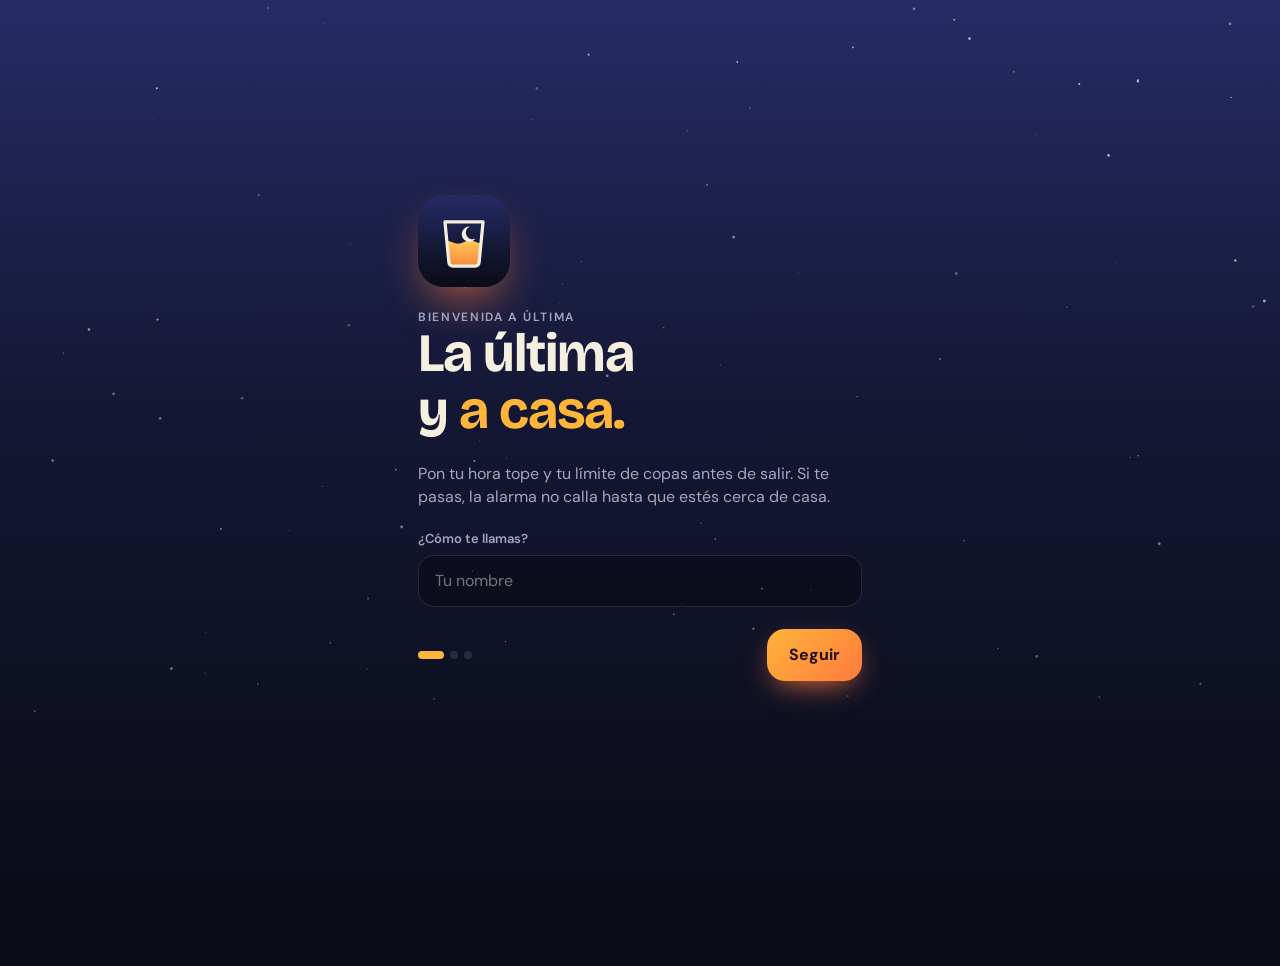
<file: ultima/index.html>
<!doctype html>
<html lang="es">
<head>
<meta charset="utf-8">
<meta name="viewport" content="width=device-width, initial-scale=1, viewport-fit=cover">
<title>Última — la última y a casa</title>
<meta name="description" content="Controla lo que bebes, ponte una hora tope y llega a casa. La alarma no calla hasta que estés cerca.">
<meta name="theme-color" content="#0A0C18">
<meta name="apple-mobile-web-app-capable" content="yes">
<meta name="apple-mobile-web-app-status-bar-style" content="black-translucent">
<link rel="manifest" href="manifest.webmanifest">
<link rel="icon" href="icons/icon.svg" type="image/svg+xml">
<link rel="apple-touch-icon" href="icons/icon-192.png">
<link rel="preconnect" href="https://fonts.googleapis.com">
<link rel="preconnect" href="https://fonts.gstatic.com" crossorigin>
<link href="https://fonts.googleapis.com/css2?family=Bricolage+Grotesque:opsz,wght@12..96,400..800&family=DM+Sans:opsz,wght@9..40,400..700&display=swap" rel="stylesheet">
<link rel="stylesheet" href="styles.css">
</head>
<body>
<div id="sky" aria-hidden="true"><canvas id="stars"></canvas><div class="horizon"></div></div>
<div id="banner" hidden></div>
<main id="app" aria-live="polite"></main>
<nav id="tabs" hidden aria-label="Secciones"></nav>
<div id="sheet-root"></div>
<div id="alarm" hidden role="alertdialog" aria-label="Alarma"></div>
<div id="toast" role="status"></div>
<canvas id="confetti" aria-hidden="true"></canvas>
<script src="app.js"></script>
</body>
</html>
</file>
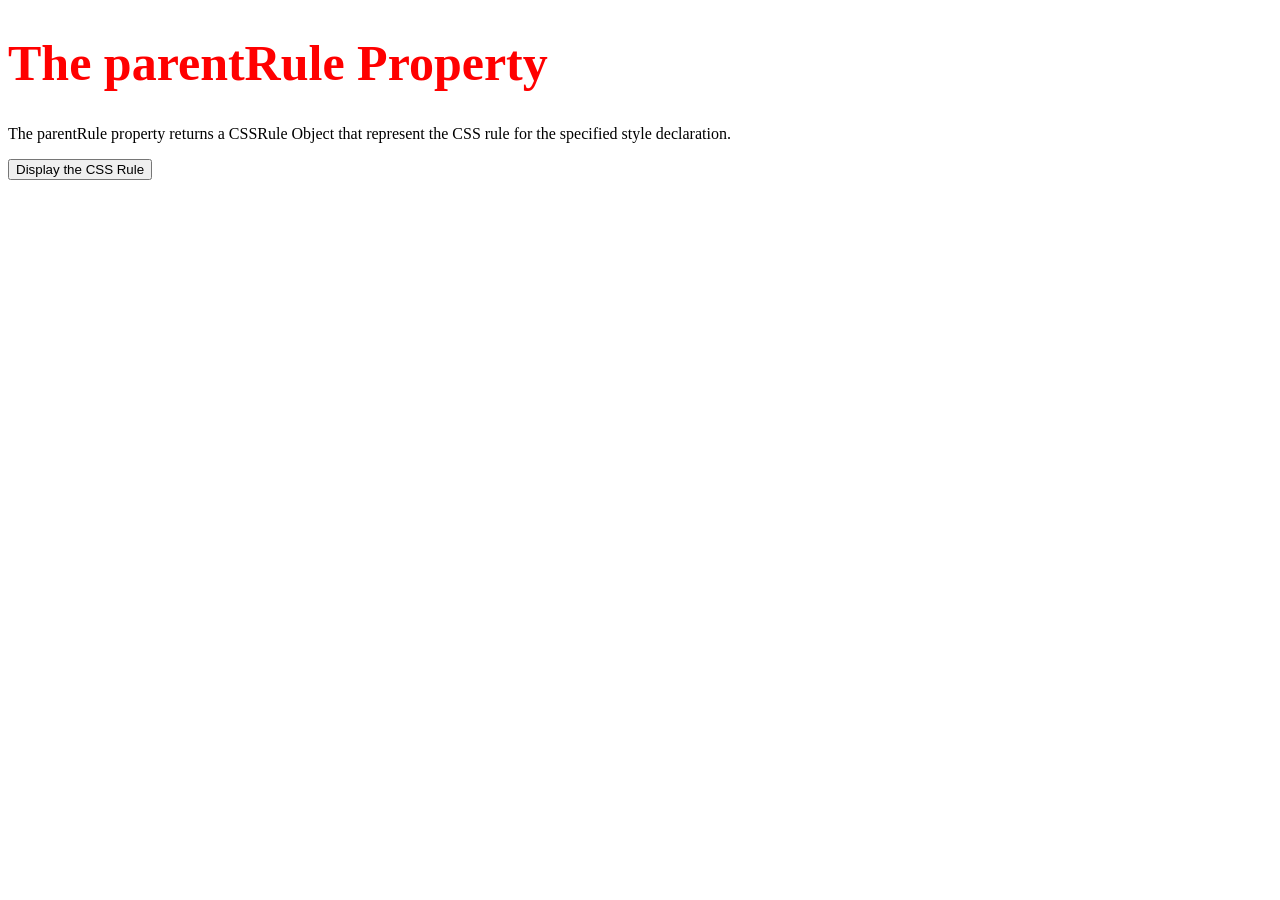
<file: parentrules_HtmlCSS-JavaScript_AlphaTESTs1.html>
<!DOCTYPE html>
<html>
<head>
<style>
h1 {
  color: red;
  font-size: 50px;
}

h2 {
  color: blue;
  font-size: 100px;
}
</style>

<script>
function myFunction() {
  var s = document.styleSheets[0].rules[1].style;
  var ruleObj = s.parentRule;
  document.getElementById("demo").innerHTML = ruleObj.cssText;
  console.log(s)
}
</script> 
</head>
<body>

<h1>The parentRule Property</h1>

<p>The parentRule property returns a CSSRule Object that represent the CSS rule for the specified style declaration.</p>

<button onclick="myFunction()">Display the CSS Rule</button>

<p id="demo"></p>

</body>
</html>
</file>
<file: ultima/styles.css>
/* Última — la última y a casa */
:root {
  --ink: #0A0C18;
  --night: #141733;
  --dusk: #262B66;
  --wine: #4A1436;
  --cream: #F5EFE0;
  --mute: #A3A6C2;
  --amber: #FFB43A;
  --amber2: #FF7A3D;
  --mint: #57E3B0;
  --alarm: #FF3B52;
  --card: rgba(255, 255, 255, .055);
  --card2: rgba(255, 255, 255, .09);
  --line: rgba(255, 255, 255, .11);
  --display: "Bricolage Grotesque", "Avenir Next", "Segoe UI", system-ui, sans-serif;
  --body: "DM Sans", "Segoe UI", system-ui, -apple-system, sans-serif;
  --spring: cubic-bezier(.2, 1.3, .35, 1);
  --ease: cubic-bezier(.22, .8, .25, 1);
  --phase: 0;
  --safe-b: env(safe-area-inset-bottom, 0px);
  --safe-t: env(safe-area-inset-top, 0px);
}
* { box-sizing: border-box; margin: 0; -webkit-tap-highlight-color: transparent; }
html, body { height: 100%; }
body {
  background: var(--ink); color: var(--cream);
  font: 400 16px/1.45 var(--body);
  overflow-x: hidden; overscroll-behavior-y: none;
  -webkit-font-smoothing: antialiased;
}
button, input, select { font: inherit; color: inherit; }
button { cursor: pointer; border: 0; background: none; }
:focus-visible { outline: 2px solid var(--amber); outline-offset: 3px; border-radius: 8px; }
[hidden] { display: none !important; }

/* ---------- cielo ---------- */
#sky {
  position: fixed; inset: 0; z-index: 0; overflow: hidden;
  background: linear-gradient(180deg,
    color-mix(in oklab, var(--dusk) calc((1 - var(--phase)) * 100%), var(--wine)) 0%,
    var(--night) 46%, var(--ink) 100%);
  transition: background 1.2s linear;
}
#stars { position: absolute; inset: 0; width: 100%; height: 100%; }
.horizon {
  position: absolute; left: 50%; bottom: -34vh; width: 150vw; height: 60vh; transform: translateX(-50%);
  background: radial-gradient(closest-side, color-mix(in oklab, var(--amber2) calc(var(--phase) * 34%), transparent), transparent);
  opacity: .8; pointer-events: none;
}
body.alarming #sky { background: linear-gradient(180deg, #5C0A1C, #24060F 55%, var(--ink)); }

/* ---------- estructura ---------- */
#app {
  position: relative; z-index: 1; width: min(100%, 480px); margin: 0 auto;
  padding: calc(18px + var(--safe-t)) 18px calc(108px + var(--safe-b));
  min-height: 100%;
}
#app.enter > * { animation: rise .55s var(--ease) both; }
#app.enter > *:nth-child(2) { animation-delay: .05s; }
#app.enter > *:nth-child(3) { animation-delay: .1s; }
#app.enter > *:nth-child(4) { animation-delay: .15s; }
#app.enter > *:nth-child(5) { animation-delay: .2s; }
#app.enter > *:nth-child(n+6) { animation-delay: .25s; }
@keyframes rise { from { opacity: 0; transform: translateY(18px) scale(.985); } }

h1, h2, h3, .display { font-family: var(--display); font-weight: 700; letter-spacing: -.02em; line-height: 1.05; text-wrap: balance; }
.eyebrow { font-size: 12px; letter-spacing: .14em; text-transform: uppercase; color: var(--mute); font-weight: 600; }
.mute { color: var(--mute); }
.small { font-size: 13.5px; }
.num { font-variant-numeric: tabular-nums; }

.top { display: flex; align-items: center; justify-content: space-between; margin-bottom: 18px; }
.brand { display: flex; align-items: center; gap: 10px; font: 800 24px/1 var(--display); letter-spacing: -.04em; }
.brand svg { width: 30px; height: 30px; border-radius: 9px; }
.brand i { color: var(--amber); font-style: normal; }

.card {
  background: var(--card); border: 1px solid var(--line); border-radius: 24px; padding: 18px;
  backdrop-filter: blur(14px); -webkit-backdrop-filter: blur(14px);
}
.card + .card, .card + .grid2, .grid2 + .card, section + section { margin-top: 14px; }
.grid2 > .card { margin-top: 0; }
.grid2 { display: grid; grid-template-columns: 1fr 1fr; gap: 12px; }
.tile { padding: 14px 16px; border-radius: 20px; }
.tile b { display: block; font: 700 28px/1.1 var(--display); letter-spacing: -.02em; font-variant-numeric: tabular-nums; }
.tile span { font-size: 12.5px; color: var(--mute); }
.tile.ok b { color: var(--mint); }
.tile.warn b { color: var(--amber); }

.btn {
  display: inline-flex; align-items: center; justify-content: center; gap: 8px;
  min-height: 52px; padding: 0 22px; border-radius: 18px; font-weight: 700; font-size: 16px;
  background: var(--card2); border: 1px solid var(--line);
  transition: transform .18s var(--spring), background .2s, filter .2s;
}
a.btn { text-decoration: none; }
.btn:active { transform: scale(.96); }
.btn.primary { background: linear-gradient(135deg, var(--amber), var(--amber2)); color: #23100A; border: 0; box-shadow: 0 10px 30px -10px var(--amber2); }
.btn.mint { background: var(--mint); color: #062A1E; border: 0; }
.btn.ghost { background: transparent; }
.btn.block { width: 100%; }
.btn.sm { min-height: 40px; padding: 0 14px; font-size: 14px; border-radius: 13px; }
.btn svg { width: 20px; height: 20px; }
.row { display: flex; gap: 10px; align-items: center; }
.row.wrap { flex-wrap: wrap; }
.grow { flex: 1; min-width: 0; }
.stack > * + * { margin-top: 12px; }

/* ---------- pestañas ---------- */
#tabs {
  position: fixed; z-index: 5; left: 50%; bottom: calc(14px + var(--safe-b)); transform: translateX(-50%);
  display: flex; gap: 4px; padding: 6px; border-radius: 26px;
  background: rgba(20, 23, 51, .78); border: 1px solid var(--line);
  backdrop-filter: blur(20px); -webkit-backdrop-filter: blur(20px);
  box-shadow: 0 18px 40px -14px #000;
}
#tabs button {
  display: flex; align-items: center; gap: 8px; height: 48px; padding: 0 16px; border-radius: 20px;
  color: var(--mute); font-weight: 600; font-size: 14px; transition: background .3s, color .3s;
}
#tabs button svg { width: 22px; height: 22px; }
#tabs button span { max-width: 0; overflow: hidden; white-space: nowrap; transition: max-width .4s var(--ease); }
#tabs button.on { background: var(--cream); color: var(--ink); }
#tabs button.on span { max-width: 90px; }

/* ---------- inicio (sin noche) ---------- */
.hero-idle { text-align: center; padding: 26px 20px 22px; overflow: hidden; position: relative; }
.hero-idle h1 { font-size: clamp(34px, 10vw, 44px); margin: 14px 0 8px; }
.hero-idle p { color: var(--mute); max-width: 30ch; margin: 0 auto 20px; }
.moonglass { width: 150px; height: 150px; margin: 0 auto; animation: float 6s ease-in-out infinite; }
@keyframes float { 50% { transform: translateY(-8px) rotate(-2deg); } }
.steps { counter-reset: s; display: grid; gap: 14px; padding: 0; }
.steps li { list-style: none; display: grid; grid-template-columns: 34px 1fr; gap: 12px; align-items: start; font-size: 14.5px; }
.steps li::before {
  counter-increment: s; content: counter(s); width: 34px; height: 34px; border-radius: 12px;
  display: grid; place-items: center; font: 700 16px var(--display); background: var(--card2); color: var(--amber);
}
.steps b { display: block; }
.notice { display: flex; gap: 12px; align-items: center; border-color: color-mix(in oklab, var(--amber) 50%, transparent); }
.notice svg { width: 26px; height: 26px; color: var(--amber); flex: none; }

/* ---------- noche activa ---------- */
.hero { position: relative; width: min(300px, 78vw); aspect-ratio: 1; margin: 6px auto 0; }
.hero svg { width: 100%; height: 100%; overflow: visible; display: block; }
.ring-track { fill: none; stroke: rgba(255, 255, 255, .08); stroke-width: 6; }
.ring-prog { fill: none; stroke: url(#rg); stroke-width: 6; stroke-linecap: round; transition: stroke-dashoffset 1s linear; }
#moon { transition: transform 1s linear; transform-origin: 150px 150px; }
#moon circle { fill: var(--cream); filter: drop-shadow(0 0 10px rgba(245, 239, 224, .9)); }
#liquid { transition: transform 1.1s var(--spring); }
.wave { animation: wave 3.2s linear infinite; }
.wave.b { animation-duration: 5s; animation-direction: reverse; opacity: .5; }
@keyframes wave { to { transform: translateX(60px); } }
.bub { fill: rgba(255, 255, 255, .5); animation: bub 3s ease-in infinite; }
.bub:nth-child(2) { animation-delay: 1s; } .bub:nth-child(3) { animation-delay: 1.9s; }
@keyframes bub { from { transform: translateY(0); opacity: 0; } 20% { opacity: .8; } to { transform: translateY(-60px); opacity: 0; } }
.glass-line { fill: none; stroke: var(--cream); stroke-width: 3.5; stroke-linejoin: round; }
.hero.plop .glassg { animation: plop .6s var(--spring); transform-origin: 150px 200px; }
@keyframes plop { 30% { transform: scale(1.08, .94); } 60% { transform: scale(.97, 1.04); } }
.hero.full .glass-line { stroke: var(--amber); filter: drop-shadow(0 0 8px var(--amber)); }
.hero.over .glass-line { stroke: var(--alarm); filter: drop-shadow(0 0 10px var(--alarm)); }
.count { position: absolute; left: 0; right: 0; bottom: 17%; text-align: center; font: 700 15px var(--display); color: var(--mute); }
.count b { color: var(--cream); font-size: 26px; }
.cd { text-align: center; margin-top: 10px; }
.cd .big { font: 800 clamp(52px, 17vw, 72px)/1 var(--display); letter-spacing: -.04em; font-variant-numeric: tabular-nums; }
.cd.soon .big { color: var(--amber); }
.cd.late .big { color: var(--alarm); }
.cd .sub { color: var(--mute); margin-top: 6px; font-size: 14.5px; }
.cd .sub b { color: var(--cream); }

.chips { display: flex; gap: 8px; overflow-x: auto; margin: 16px -18px 0; padding: 0 18px 2px; scrollbar-width: none; }
.chips::-webkit-scrollbar { display: none; }
.chip {
  flex: none; padding: 9px 13px; border-radius: 16px; background: var(--card); border: 1px solid var(--line);
  font-size: 12px; color: var(--mute); line-height: 1.25;
}
.chip b { display: block; color: var(--cream); font: 700 16px var(--display); font-variant-numeric: tabular-nums; }

.sec-h { display: flex; justify-content: space-between; align-items: baseline; margin: 24px 2px 10px; }
.sec-h h2 { font-size: 20px; }
.drinks { display: grid; grid-template-columns: repeat(5, 1fr); gap: 8px; }
.drink {
  display: flex; flex-direction: column; align-items: center; gap: 5px; padding: 12px 2px 9px; border-radius: 18px;
  background: var(--card); border: 1px solid var(--line); font-size: 11.5px; font-weight: 600; color: var(--mute);
  transition: transform .2s var(--spring), background .2s, color .2s;
}
.drink svg { width: 28px; height: 28px; color: var(--amber); }
.drink.zero svg { color: var(--mint); }
.drink:active { transform: scale(.88); background: var(--card2); color: var(--cream); }

.tl { display: grid; gap: 8px; }
.tl-i {
  display: grid; grid-template-columns: 36px 1fr auto auto; gap: 10px; align-items: center;
  padding: 10px 12px; border-radius: 16px; background: var(--card); border: 1px solid var(--line);
  animation: rise .4s var(--ease) both;
}
.tl-i .ic { width: 36px; height: 36px; border-radius: 12px; display: grid; place-items: center; background: var(--card2); }
.tl-i .ic svg { width: 20px; height: 20px; color: var(--amber); }
.tl-i.zero .ic svg { color: var(--mint); }
.tl-i .x { width: 32px; height: 32px; border-radius: 10px; color: var(--mute); font-size: 20px; line-height: 1; }
.tl-i time { color: var(--mute); font-size: 13px; font-variant-numeric: tabular-nums; }
.empty { text-align: center; color: var(--mute); padding: 18px; border: 1px dashed var(--line); border-radius: 18px; font-size: 14.5px; }

/* ---------- hojas ---------- */
#sheet-root { position: fixed; inset: 0; z-index: 20; pointer-events: none; }
.backdrop { position: absolute; inset: 0; background: rgba(5, 6, 14, .6); opacity: 0; transition: opacity .35s; backdrop-filter: blur(4px); -webkit-backdrop-filter: blur(4px); }
.sheet {
  position: absolute; left: 50%; bottom: 0; width: min(100%, 480px); max-height: 92vh; overflow-y: auto;
  transform: translate(-50%, 105%); transition: transform .5s var(--ease);
  background: #171A38; border: 1px solid var(--line); border-bottom: 0; border-radius: 30px 30px 0 0;
  padding: 12px 20px calc(24px + var(--safe-b));
}
.sheet::before { content: ""; display: block; width: 44px; height: 5px; border-radius: 3px; background: var(--line); margin: 0 auto 18px; }
#sheet-root.open { pointer-events: auto; }
#sheet-root.open .backdrop { opacity: 1; }
#sheet-root.open .sheet { transform: translate(-50%, 0); }
.sheet h2 { font-size: 28px; margin-bottom: 6px; }
.sheet .lead { color: var(--mute); margin-bottom: 18px; }

.field { display: block; }
.field > span { display: block; font-size: 13px; color: var(--mute); margin-bottom: 6px; font-weight: 600; }
.input, select.input {
  width: 100%; min-height: 52px; padding: 0 16px; border-radius: 16px; background: rgba(0, 0, 0, .28);
  border: 1px solid var(--line); outline: none; transition: border-color .2s; appearance: none; color-scheme: dark;
}
.input:focus { border-color: var(--amber); }
input[type=time].input { font: 700 30px var(--display); text-align: center; min-height: 68px; font-variant-numeric: tabular-nums; }
input[type=range] { width: 100%; accent-color: var(--amber); }
.stepper { display: flex; align-items: center; justify-content: space-between; background: rgba(0, 0, 0, .28); border: 1px solid var(--line); border-radius: 16px; padding: 8px; }
.stepper button { width: 52px; height: 52px; border-radius: 13px; background: var(--card2); font: 700 26px var(--display); transition: transform .15s var(--spring); }
.stepper button:active { transform: scale(.88); }
.stepper output { font: 800 34px var(--display); font-variant-numeric: tabular-nums; }
.stepper output small { font: 500 14px var(--body); color: var(--mute); margin-left: 6px; }
.seg { display: flex; gap: 6px; flex-wrap: wrap; }
.seg button { flex: 1; min-height: 44px; padding: 0 12px; border-radius: 13px; background: rgba(0, 0, 0, .28); border: 1px solid var(--line); font-weight: 600; font-size: 14px; color: var(--mute); white-space: nowrap; transition: all .2s; }
.seg button.on { background: var(--cream); color: var(--ink); border-color: var(--cream); }

/* botón de mantener */
.hold { position: relative; overflow: hidden; width: 100%; min-height: 60px; border-radius: 20px; font-weight: 700; font-size: 16.5px;
  background: var(--card2); border: 1px solid var(--line); user-select: none; -webkit-user-select: none; touch-action: none; }
.hold .fill { position: absolute; inset: 0; transform: scaleX(0); transform-origin: left; background: linear-gradient(90deg, var(--amber), var(--amber2)); transition: transform .25s; }
.hold.holding .fill { transform: scaleX(1); transition: transform var(--ms, 1200ms) linear; }
.hold > span:last-child { position: relative; }
.hold.holding > span:last-child { color: #23100A; transition: color .3s; }
.hold.danger .fill { background: var(--cream); }
#alarm .hold.holding > span:last-child { color: #5C0A1C; }
.hold.mintf .fill { background: var(--mint); }

/* ---------- bienvenida ---------- */
.ob { min-height: calc(100vh - 60px); display: flex; flex-direction: column; justify-content: center; gap: 22px; padding-bottom: 0; }
.ob h1 { font-size: clamp(40px, 12vw, 54px); }
.ob h1 em { font-style: normal; color: var(--amber); }
.ob .logo { width: 92px; height: 92px; border-radius: 26px; box-shadow: 0 20px 50px -18px var(--amber2); animation: float 6s ease-in-out infinite; }
.dots { display: flex; gap: 6px; }
.dots i { width: 8px; height: 8px; border-radius: 4px; background: var(--line); transition: all .4s var(--ease); }
.dots i.on { width: 26px; background: var(--amber); }
.results { display: grid; gap: 6px; }
.results button { text-align: left; padding: 12px 14px; border-radius: 14px; background: var(--card); border: 1px solid var(--line); font-size: 14px; }
.homeok { display: flex; gap: 10px; align-items: center; padding: 12px 14px; border-radius: 16px; background: color-mix(in oklab, var(--mint) 14%, transparent); border: 1px solid color-mix(in oklab, var(--mint) 45%, transparent); font-size: 14.5px; }
.homeok svg { width: 22px; height: 22px; color: var(--mint); flex: none; }

/* ---------- historial ---------- */
.badges { display: flex; gap: 10px; overflow-x: auto; margin: 0 -18px; padding: 2px 18px; scrollbar-width: none; }
.badge { flex: none; width: 104px; padding: 14px 8px 12px; text-align: center; border-radius: 20px; background: var(--card); border: 1px solid var(--line); font-size: 12px; color: var(--mute); opacity: .45; }
.badge b { display: block; color: var(--cream); font: 700 13.5px var(--display); margin: 8px 0 2px; }
.badge .med { width: 46px; height: 46px; margin: 0 auto; border-radius: 50%; display: grid; place-items: center; background: var(--card2); }
.badge .med svg { width: 24px; height: 24px; }
.badge.got { opacity: 1; border-color: color-mix(in oklab, var(--amber) 50%, transparent); }
.badge.got .med { background: linear-gradient(135deg, var(--amber), var(--amber2)); color: #23100A; box-shadow: 0 8px 20px -8px var(--amber2); }
.night-c { display: grid; gap: 10px; }
.night-c .hd { display: flex; justify-content: space-between; align-items: center; gap: 8px; }
.night-c .hd b { font: 700 17px var(--display); text-transform: capitalize; }
.pill { font-size: 12px; font-weight: 700; padding: 5px 10px; border-radius: 99px; white-space: nowrap; }
.pill.ok { background: color-mix(in oklab, var(--mint) 18%, transparent); color: var(--mint); }
.pill.bad { background: color-mix(in oklab, var(--alarm) 20%, transparent); color: #FF8A98; }
.pill.mid { background: color-mix(in oklab, var(--amber) 18%, transparent); color: var(--amber); }
.pips { display: flex; gap: 5px; flex-wrap: wrap; }
.pips i { width: 14px; height: 18px; border-radius: 3px 3px 6px 6px; border: 1.5px solid var(--mute); }
.pips i.f { background: var(--amber); border-color: var(--amber); }
.pips i.o { background: var(--alarm); border-color: var(--alarm); }
.meta { display: flex; gap: 14px; flex-wrap: wrap; font-size: 13px; color: var(--mute); }
.meta b { color: var(--cream); font-weight: 600; }

/* ---------- ajustes ---------- */
.set h2 { font-size: 19px; margin-bottom: 14px; display: flex; align-items: center; gap: 8px; }
.set .lock { font: 600 11.5px var(--body); color: var(--amber); letter-spacing: .04em; text-transform: uppercase; margin-left: auto; }
.set.locked .lockable { opacity: .45; pointer-events: none; }
.prices { display: grid; grid-template-columns: 1fr 1fr; gap: 8px; }
.prices label { display: flex; align-items: center; gap: 8px; background: rgba(0, 0, 0, .28); border: 1px solid var(--line); border-radius: 14px; padding: 0 12px; font-size: 13.5px; }
.prices input { width: 100%; min-height: 44px; background: none; border: 0; outline: 0; text-align: right; font-weight: 700; }
.legal { font-size: 12.5px; color: var(--mute); text-align: center; padding: 10px 14px; }

/* ---------- alarma ---------- */
#alarm {
  position: fixed; inset: 0; z-index: 40; display: flex; flex-direction: column; align-items: center; justify-content: center;
  padding: calc(24px + var(--safe-t)) 22px calc(24px + var(--safe-b)); text-align: center; overflow-y: auto;
  background: radial-gradient(circle at 50% 30%, #FF3B52, #8E0F26 55%, #2A0510);
  animation: alarmIn .5s var(--ease);
}
@keyframes alarmIn { from { opacity: 0; transform: scale(1.08); } }
#alarm .rings { position: absolute; top: 30%; left: 50%; pointer-events: none; }
#alarm .rings i { position: absolute; width: 200px; height: 200px; margin: -100px; border-radius: 50%; border: 2px solid rgba(255, 255, 255, .28); animation: ringout 2.4s ease-out infinite; }
#alarm .rings i:nth-child(2) { animation-delay: .8s; } #alarm .rings i:nth-child(3) { animation-delay: 1.6s; }
@keyframes ringout { from { transform: scale(.4); opacity: 1; } to { transform: scale(3.4); opacity: 0; } }
#alarm > * { position: relative; }
#alarm .acasa { font: 800 clamp(64px, 24vw, 108px)/.9 var(--display); letter-spacing: -.05em; margin: 8px 0 12px; }
#alarm.ringing .acasa { animation: shake .45s linear infinite; }
@keyframes shake { 25% { transform: translateX(-5px) rotate(-1.5deg); } 75% { transform: translateX(5px) rotate(1.5deg); } }
#alarm .why { font-size: 17px; max-width: 30ch; margin: 0 auto; }
#alarm .dist { margin: 20px 0; padding: 14px 20px; border-radius: 20px; background: rgba(0, 0, 0, .28); border: 1px solid rgba(255, 255, 255, .22); min-width: 240px; }
#alarm .dist b { display: block; font: 800 34px var(--display); font-variant-numeric: tabular-nums; }
#alarm .dist span { font-size: 13.5px; opacity: .85; }
#alarm .acts { width: min(100%, 380px); display: grid; gap: 10px; }
#alarm .btn { background: rgba(0, 0, 0, .3); border-color: rgba(255, 255, 255, .28); }
#alarm .btn.white { background: var(--cream); color: #5C0A1C; border: 0; }
#alarm .hold { background: rgba(0, 0, 0, .3); border-color: rgba(255, 255, 255, .28); min-height: 52px; font-size: 14.5px; }
#alarm .next { font-size: 13.5px; opacity: .85; margin-top: 12px; }
#banner {
  position: fixed; z-index: 30; top: calc(10px + var(--safe-t)); left: 50%; transform: translateX(-50%); width: min(calc(100% - 24px), 456px);
  background: var(--alarm); color: #fff; border-radius: 18px; padding: 12px 16px; font-weight: 700; cursor: pointer;
  display: flex; justify-content: space-between; align-items: center; gap: 10px; box-shadow: 0 14px 34px -10px var(--alarm);
  animation: pulse 1.2s ease-in-out infinite;
}
@keyframes pulse { 50% { filter: brightness(1.25); } }
body.alarming #app { padding-top: calc(78px + var(--safe-t)); }

/* ---------- resumen ---------- */
.sum-hd { text-align: center; padding: 6px 0 14px; }
.sum-hd .em { width: 84px; height: 84px; margin: 0 auto 12px; border-radius: 50%; display: grid; place-items: center; animation: pop .7s var(--spring) both; }
.sum-hd .em svg { width: 42px; height: 42px; }
.sum-hd.ok .em { background: var(--mint); color: #062A1E; box-shadow: 0 0 0 12px color-mix(in oklab, var(--mint) 16%, transparent); }
.sum-hd.bad .em { background: var(--alarm); color: #fff; box-shadow: 0 0 0 12px color-mix(in oklab, var(--alarm) 16%, transparent); }
@keyframes pop { from { transform: scale(0); } }

/* ---------- toast y confeti ---------- */
#toast {
  position: fixed; z-index: 50; left: 50%; bottom: calc(92px + var(--safe-b)); transform: translate(-50%, 30px); opacity: 0;
  max-width: min(calc(100% - 28px), 440px); padding: 12px 16px; border-radius: 16px; background: var(--cream); color: var(--ink);
  font-weight: 600; font-size: 14.5px; display: flex; gap: 14px; align-items: center; pointer-events: none;
  transition: transform .45s var(--spring), opacity .3s; box-shadow: 0 16px 40px -12px #000;
}
#toast.show { transform: translate(-50%, 0); opacity: 1; pointer-events: auto; }
#toast button { color: #B4470F; font-weight: 800; white-space: nowrap; }
#confetti { position: fixed; inset: 0; z-index: 60; width: 100%; height: 100%; pointer-events: none; }

@media (prefers-reduced-motion: reduce) {
  *, *::before, *::after { animation-duration: .01ms !important; animation-iteration-count: 1 !important; transition-duration: .01ms !important; }
}
</file>
